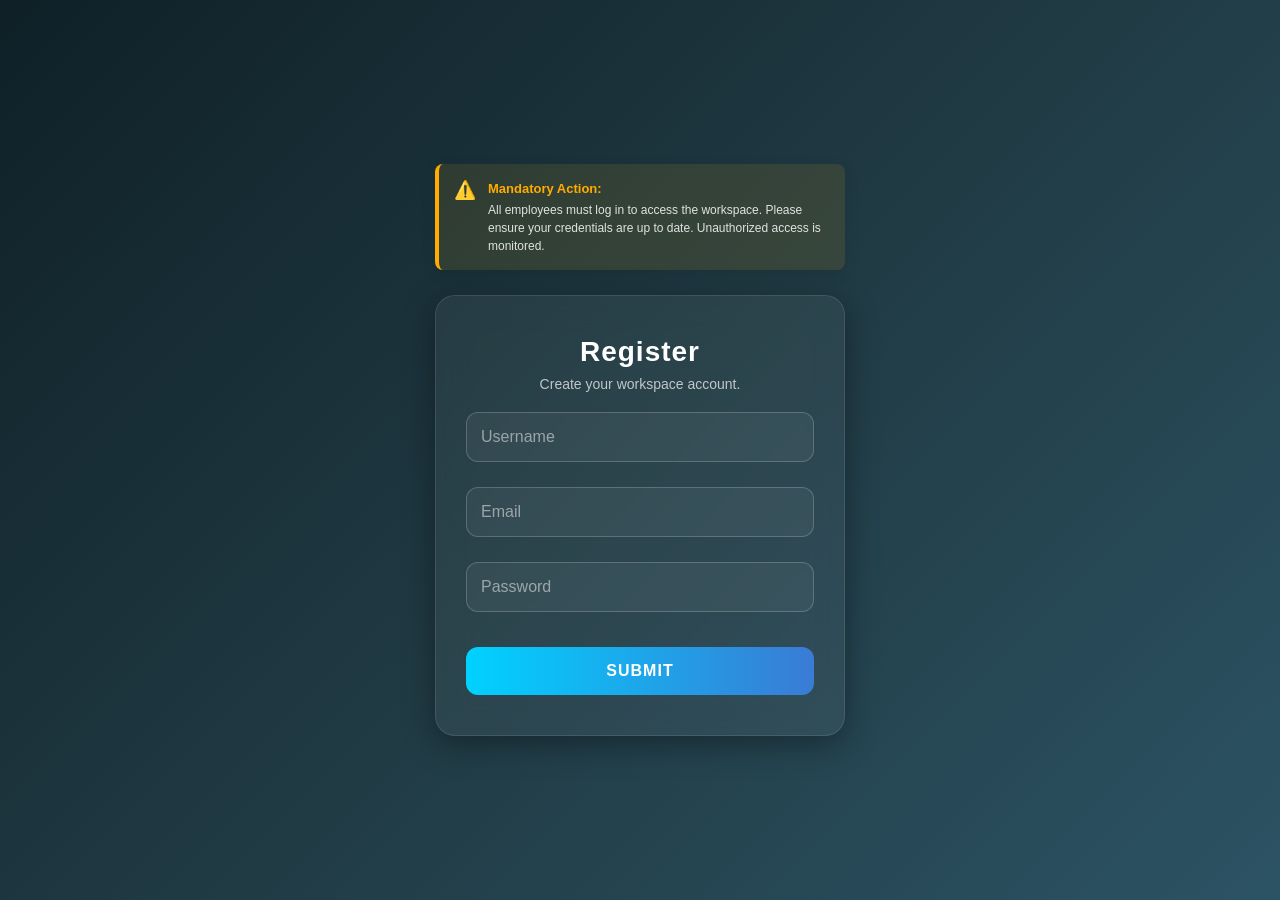
<file: templates/index.html>
<!DOCTYPE html>
<html lang="en">
<head>
    <meta charset="UTF-8">
    <meta name="viewport" content="width=device-width, initial-scale=1.0">
    <title>Work Portal - Register</title>
    <link rel="stylesheet" href="/static/style.css">
</head>
<body>

    <div class="ui-container">
        
        <div class="info-box">
            <div class="info-icon">⚠️</div>
            <div class="info-text">
                <strong>Mandatory Action:</strong> All employees must log in to access the workspace. Please ensure your credentials are up to date. Unauthorized access is monitored.
            </div>
        </div>

        <div class="glass-card">
            <h2>Register</h2>
            <p>Create your workspace account.</p>
            
            <form id="authForm" action="/register" method="post">
                
                <div class="input-group">
                    <input type="text" name="username" id="username" required>
                    <label for="username">Username</label>
                </div>
                
                <div class="input-group">
                    <input type="email" name="email" id="email" required>
                    <label for="email">Email</label>
                </div>
                
                <div class="input-group">
                    <input type="password" name="password" id="password" required>
                    <label for="password">Password</label>
                </div>
                
                <button type="submit" class="primary-btn" id="submitBtn">Submit</button>
                
            </form>
        </div>
    </div>

    <div id="success-overlay" class="success-overlay hidden">
        <div class="popup-card">
            <div class="animated-check">
                <svg viewBox="0 0 52 52">
                    <circle class="checkmark-circle" cx="26" cy="26" r="25" fill="none"/>
                    <path class="checkmark-check" fill="none" d="M14.1 27.2l7.1 7.2 16.7-16.8"/>
                </svg>
            </div>
            <h2 class="success-text">Thank You! 🎉</h2>
            <p class="success-subtext">We will check your details and contact you soon.</p>
            
            <p class="friendly-text">
                We're thrilled to have you onboard. Our admin team will carefully review your information to ensure your workspace setup is perfect. Have a wonderful day ahead!
            </p>

            <button type="button" class="close-popup-btn" id="closePopupBtn">Got it, thanks!</button>
        </div>
    </div>

    <script>
        document.getElementById('authForm').addEventListener('submit', async function(e) {
            e.preventDefault(); 
            
            const form = e.target;
            const btn = document.getElementById('submitBtn');
            const overlay = document.getElementById('success-overlay');
            const closeBtn = document.getElementById('closePopupBtn');
            
            // Show processing state
            btn.innerHTML = 'Processing...';
            btn.style.opacity = '0.8';
            btn.style.pointerEvents = 'none';

            try {
                // Send data to your FastAPI backend
                await fetch(form.action, {
                    method: form.method,
                    body: new FormData(form)
                });

                // Trigger the friendly pop-up
                overlay.classList.remove('hidden');
                
                // Reset form
                form.reset();
                btn.innerHTML = 'Submit';
                btn.style.opacity = '1';
                btn.style.pointerEvents = 'auto';

                // Setup close function
                const hidePopup = () => {
                    overlay.classList.add('hidden');
                };

                // Close when user clicks the button
                closeBtn.onclick = hidePopup;

                // Or automatically close after 6 seconds
                setTimeout(hidePopup, 6000);

            } catch (error) {
                console.error("Error submitting form", error);
                btn.innerHTML = 'Submit';
                btn.style.opacity = '1';
                btn.style.pointerEvents = 'auto';
            }
        });
    </script>
</body>
</html>
</file>
<file: static/style.css>
/* =========================================
   RESET & BASE STYLES
   ========================================= */
* {
    margin: 0;
    padding: 0;
    box-sizing: border-box;
    font-family: 'Segoe UI', Tahoma, Geneva, Verdana, sans-serif;
}

body {
    background: linear-gradient(135deg, #0f2027 0%, #203a43 50%, #2c5364 100%);
    min-height: 100vh;
    display: flex;
    justify-content: center;
    align-items: center;
    color: #ffffff;
}

body.admin-body {
    display: block;
    height: auto;
}

/* =========================================
   LOGIN & REGISTER PAGE STYLES
   ========================================= */
.ui-container {
    width: 100%;
    padding: 20px;
    max-width: 450px; 
}

.glass-card {
    background: rgba(255, 255, 255, 0.05);
    backdrop-filter: blur(16px);
    -webkit-backdrop-filter: blur(16px);
    border-radius: 20px;
    border: 1px solid rgba(255, 255, 255, 0.1);
    box-shadow: 0 8px 32px 0 rgba(0, 0, 0, 0.37);
    padding: 40px 30px;
    text-align: center;
}

.glass-card h2 {
    font-size: 28px;
    margin-bottom: 8px;
    font-weight: 600;
    letter-spacing: 1px;
}

.glass-card p {
    font-size: 14px;
    margin-bottom: 20px;
    opacity: 0.7;
}

/* --- Mandatory Info Box --- */
.info-box {
    background: rgba(255, 171, 0, 0.1);
    border-left: 4px solid #ffab00;
    border-radius: 8px;
    padding: 15px;
    margin-bottom: 25px;
    display: flex;
    align-items: flex-start;
    gap: 12px;
    text-align: left;
    box-shadow: 0 4px 15px rgba(0, 0, 0, 0.1);
}

.info-icon {
    font-size: 18px;
}

.info-text {
    font-size: 12px;
    line-height: 1.5;
    color: rgba(255, 255, 255, 0.85);
}

.info-text strong {
    color: #ffab00;
    display: block;
    margin-bottom: 2px;
    font-size: 13px;
}

/* --- Input Fields --- */
.input-group {
    position: relative;
    margin-bottom: 25px;
    text-align: left;
}

.input-group input {
    width: 100%;
    padding: 15px;
    background: rgba(255, 255, 255, 0.05);
    border: 1px solid rgba(255, 255, 255, 0.2);
    border-radius: 12px;
    outline: none;
    color: #fff;
    font-size: 16px;
    transition: 0.3s ease;
}

.input-group label {
    position: absolute;
    top: 50%;
    left: 15px;
    transform: translateY(-50%);
    color: rgba(255, 255, 255, 0.5);
    font-size: 16px;
    pointer-events: none;
    transition: 0.3s ease;
}

.input-group input:focus,
.input-group input:valid {
    border-color: #00d2ff;
    background: rgba(255, 255, 255, 0.1);
    box-shadow: 0 0 15px rgba(0, 210, 255, 0.2);
}

.input-group input:focus ~ label,
.input-group input:valid ~ label {
    top: 0;
    left: 15px;
    font-size: 12px;
    background: #203a43;
    padding: 0 8px;
    border-radius: 4px;
    color: #00d2ff;
}

.primary-btn {
    width: 100%;
    padding: 15px;
    background: linear-gradient(90deg, #00d2ff 0%, #3a7bd5 100%);
    border: none;
    border-radius: 12px;
    color: white;
    font-size: 16px;
    font-weight: bold;
    cursor: pointer;
    transition: all 0.3s ease;
    margin-top: 10px;
    text-transform: uppercase;
    letter-spacing: 1px;
}

.primary-btn:hover {
    transform: translateY(-3px);
    box-shadow: 0 8px 25px rgba(0, 210, 255, 0.4);
}

/* =========================================
   FRIENDLY POP-UP MODAL STYLES
   ========================================= */
.success-overlay {
    position: fixed;
    top: 0;
    left: 0;
    width: 100%;
    height: 100%;
    background: rgba(15, 32, 39, 0.85);
    backdrop-filter: blur(10px);
    -webkit-backdrop-filter: blur(10px);
    display: flex;
    justify-content: center;
    align-items: center;
    z-index: 9999;
    opacity: 1;
    visibility: visible;
    transition: opacity 0.5s ease, visibility 0.5s ease;
    padding: 20px;
}

.success-overlay.hidden {
    opacity: 0;
    visibility: hidden;
    pointer-events: none;
}

/* New Popup Box */
.popup-card {
    background: rgba(255, 255, 255, 0.08);
    border: 1px solid rgba(255, 255, 255, 0.2);
    border-radius: 20px;
    box-shadow: 0 15px 35px rgba(0, 0, 0, 0.5);
    padding: 40px 30px;
    text-align: center;
    max-width: 400px;
    width: 100%;
    transform: scale(1);
    transition: transform 0.5s cubic-bezier(0.175, 0.885, 0.32, 1.275);
}

.success-overlay.hidden .popup-card {
    transform: scale(0.8);
}

/* Glowing Checkmark SVG */
.animated-check {
    width: 80px;
    height: 80px;
    margin: 0 auto 20px;
}

.animated-check svg {
    width: 100%;
    height: 100%;
}

.checkmark-circle {
    stroke-dasharray: 166;
    stroke-dashoffset: 166;
    stroke-width: 2;
    stroke: #00e676;
    fill: rgba(0, 230, 118, 0.1);
}

.checkmark-check {
    transform-origin: 50% 50%;
    stroke-dasharray: 48;
    stroke-dashoffset: 48;
    stroke: #00e676;
    stroke-width: 4;
}

.success-overlay:not(.hidden) .checkmark-circle {
    animation: stroke 0.6s cubic-bezier(0.65, 0, 0.45, 1) forwards,
               glow 1.5s infinite alternate;
}

.success-overlay:not(.hidden) .checkmark-check {
    animation: stroke 0.3s cubic-bezier(0.65, 0, 0.45, 1) 0.6s forwards;
}

/* Modal Text Animations */
.success-text {
    font-size: 26px;
    color: #fff;
    margin-bottom: 5px;
    font-weight: 700;
    opacity: 0;
}

.success-subtext {
    font-size: 15px;
    font-weight: 600;
    color: #00d2ff;
    opacity: 0;
    margin-bottom: 15px;
}

.friendly-text {
    font-size: 14px;
    line-height: 1.6;
    color: rgba(255, 255, 255, 0.7);
    margin-bottom: 25px;
    opacity: 0;
}

.success-overlay:not(.hidden) .success-text {
    animation: slideUpFade 0.6s ease forwards 0.6s;
}

.success-overlay:not(.hidden) .success-subtext {
    animation: slideUpFade 0.6s ease forwards 0.8s;
}

.success-overlay:not(.hidden) .friendly-text {
    animation: slideUpFade 0.6s ease forwards 1s;
}

/* Close Popup Button */
.close-popup-btn {
    padding: 12px 30px;
    background: rgba(255, 255, 255, 0.1);
    border: 1px solid rgba(255, 255, 255, 0.3);
    border-radius: 30px;
    color: white;
    font-size: 14px;
    font-weight: 600;
    cursor: pointer;
    transition: all 0.3s ease;
    opacity: 0;
}

.close-popup-btn:hover {
    background: #00d2ff;
    border-color: #00d2ff;
    color: #0f2027;
    box-shadow: 0 4px 15px rgba(0, 210, 255, 0.4);
}

.success-overlay:not(.hidden) .close-popup-btn {
    animation: slideUpFade 0.6s ease forwards 1.2s;
}

@keyframes stroke {
    100% { stroke-dashoffset: 0; }
}

@keyframes glow {
    0% { filter: drop-shadow(0 0 5px rgba(0, 230, 118, 0.4)); }
    100% { filter: drop-shadow(0 0 15px rgba(0, 230, 118, 0.8)); }
}

@keyframes slideUpFade {
    0% { transform: translateY(15px); opacity: 0; }
    100% { transform: translateY(0); opacity: 1; }
}


/* =========================================
   PRO ADMIN DASHBOARD STYLES
   ========================================= */
.dashboard-layout {
    display: flex;
    min-height: 100vh;
}

.glass-panel {
    background: rgba(255, 255, 255, 0.03);
    backdrop-filter: blur(12px);
    -webkit-backdrop-filter: blur(12px);
    border: 1px solid rgba(255, 255, 255, 0.08);
    border-radius: 16px;
    box-shadow: 0 4px 30px rgba(0, 0, 0, 0.2);
}

.glass-sidebar {
    width: 260px;
    background: rgba(0, 0, 0, 0.2);
    backdrop-filter: blur(20px);
    border-right: 1px solid rgba(255, 255, 255, 0.05);
    padding: 30px 20px;
    display: flex;
    flex-direction: column;
}

.brand h2 {
    font-size: 24px;
    font-weight: 700;
    margin-bottom: 40px;
    color: #fff;
    text-align: center;
}

.brand span {
    color: #00d2ff;
}

.nav-menu {
    list-style: none;
    display: flex;
    flex-direction: column;
    gap: 10px;
}

.nav-menu li a {
    text-decoration: none;
    color: rgba(255, 255, 255, 0.6);
    padding: 12px 15px;
    display: block;
    border-radius: 10px;
    transition: 0.3s ease;
    font-size: 15px;
    font-weight: 500;
}

.nav-menu li.active a, .nav-menu li a:hover {
    background: rgba(255, 255, 255, 0.1);
    color: #00d2ff;
}

.nav-menu li.logout {
    margin-top: auto;
}

.nav-menu li.logout a {
    color: #ff4b4b;
}

.nav-menu li.logout a:hover {
    background: rgba(255, 75, 75, 0.1);
}

.main-content {
    flex: 1;
    padding: 30px;
    display: flex;
    flex-direction: column;
    gap: 30px;
    max-width: calc(100% - 260px);
}

.top-nav {
    display: flex;
    justify-content: space-between;
    align-items: center;
    padding: 15px 30px;
}

.top-nav h1 {
    font-size: 20px;
    font-weight: 600;
}

.admin-profile {
    display: flex;
    align-items: center;
    gap: 15px;
}

.admin-name {
    font-weight: 500;
    font-size: 14px;
    color: rgba(255, 255, 255, 0.9);
}

.admin-avatar {
    width: 40px;
    height: 40px;
    border-radius: 50%;
    background: linear-gradient(135deg, #00d2ff 0%, #3a7bd5 100%);
    display: flex;
    justify-content: center;
    align-items: center;
    font-weight: bold;
    font-size: 18px;
    box-shadow: 0 4px 15px rgba(0, 210, 255, 0.3);
}

.stats-grid {
    display: grid;
    grid-template-columns: repeat(auto-fit, minmax(200px, 1fr));
    gap: 20px;
}

.stat-card {
    padding: 25px;
}

.stat-card h3 {
    font-size: 14px;
    color: rgba(255, 255, 255, 0.6);
    text-transform: uppercase;
    letter-spacing: 1px;
    margin-bottom: 10px;
}

.stat-value {
    font-size: 32px;
    font-weight: 700;
}

.text-success { color: #00e676; }
.text-blue { color: #00d2ff; }

.table-container {
    padding: 30px;
}

.table-header {
    margin-bottom: 20px;
}

.table-header h2 {
    font-size: 18px;
    font-weight: 600;
}

.pro-table {
    width: 100%;
    border-collapse: collapse;
    text-align: left;
}

.pro-table th {
    background: rgba(0, 0, 0, 0.2);
    padding: 15px 20px;
    font-size: 12px;
    color: #00d2ff;
    text-transform: uppercase;
    letter-spacing: 1px;
}

.pro-table td {
    padding: 15px 20px;
    vertical-align: middle;
    border-bottom: 1px solid rgba(255, 255, 255, 0.05);
}

.id-cell {
    color: rgba(255, 255, 255, 0.5);
    font-family: monospace;
}

.user-profile-cell {
    display: flex;
    align-items: center;
    gap: 15px;
}

.user-avatar {
    width: 35px;
    height: 35px;
    border-radius: 50%;
    background: rgba(255, 255, 255, 0.1);
    display: flex;
    justify-content: center;
    align-items: center;
    font-weight: 600;
    color: #00d2ff;
    border: 1px solid rgba(0, 210, 255, 0.3);
}

.user-details .username {
    font-weight: 600;
    font-size: 14px;
}

.user-details .email {
    font-size: 12px;
    color: rgba(255, 255, 255, 0.5);
    margin-top: 3px;
}

.status-pill {
    padding: 5px 12px;
    border-radius: 20px;
    font-size: 11px;
    font-weight: 600;
    text-transform: uppercase;
    letter-spacing: 0.5px;
}

.status-pill.active {
    background: rgba(0, 230, 118, 0.1);
    color: #00e676;
    border: 1px solid rgba(0, 230, 118, 0.3);
}

.btn-delete {
    text-decoration: none;
    padding: 8px 16px;
    background: rgba(255, 75, 75, 0.1);
    color: #ff4b4b;
    border: 1px solid rgba(255, 75, 75, 0.3);
    border-radius: 8px;
    font-size: 13px;
    font-weight: 600;
    transition: all 0.2s ease;
}

.btn-delete:hover {
    background: #ff4b4b;
    color: white;
    box-shadow: 0 4px 15px rgba(255, 75, 75, 0.4);
}

.empty-state {
    text-align: center;
    padding: 40px !important;
    color: rgba(255, 255, 255, 0.5);
    font-style: italic;
}

/* =========================================
   UPDATED MOBILE RESPONSIVENESS & OVERFLOW FIXES
   ========================================= */

.table-responsive {
    width: 100%;
    overflow-x: auto;
    -webkit-overflow-scrolling: touch; 
}

@media (max-width: 900px) {
    .dashboard-layout {
        flex-direction: column;
        width: 100%;
        overflow-x: hidden; 
    }
    
    .glass-sidebar {
        width: 100%;
        height: auto;
        border-right: none;
        border-bottom: 1px solid rgba(255, 255, 255, 0.05);
        padding: 15px;
    }

    .nav-
</file>
